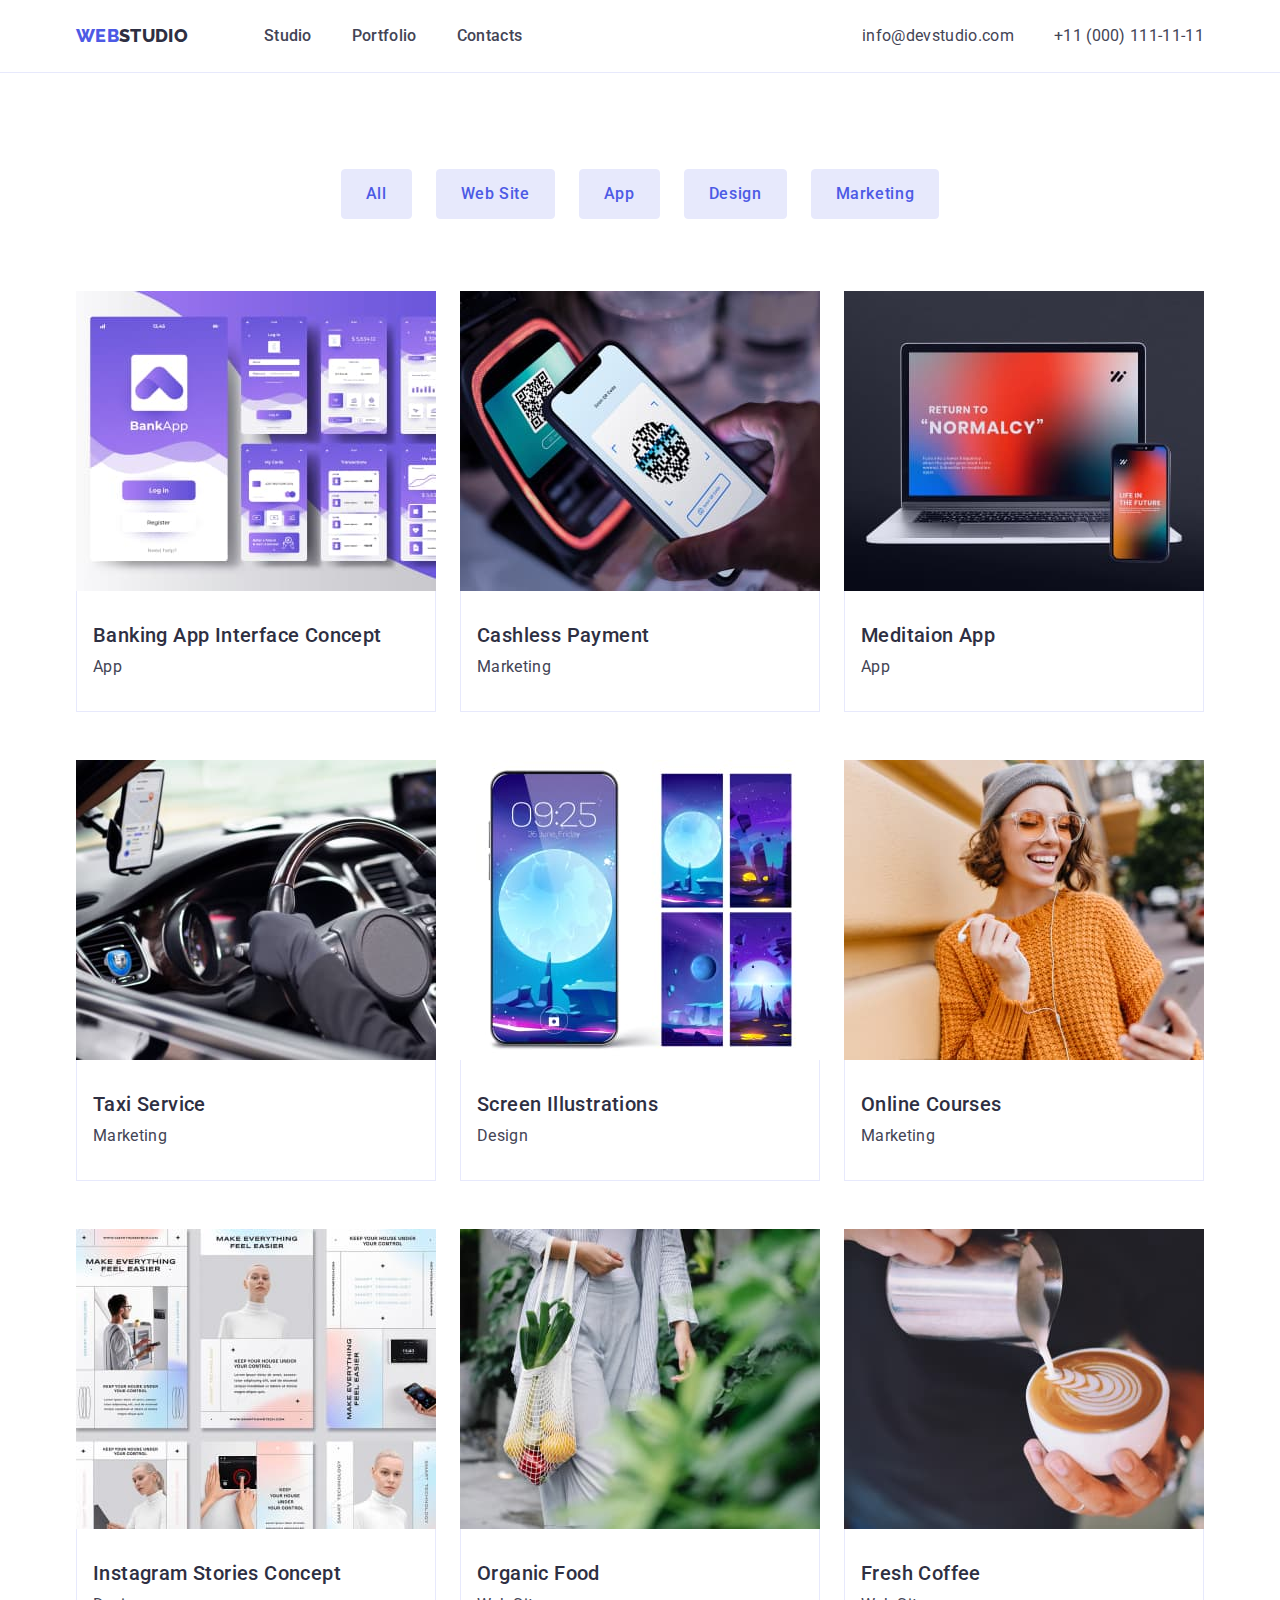
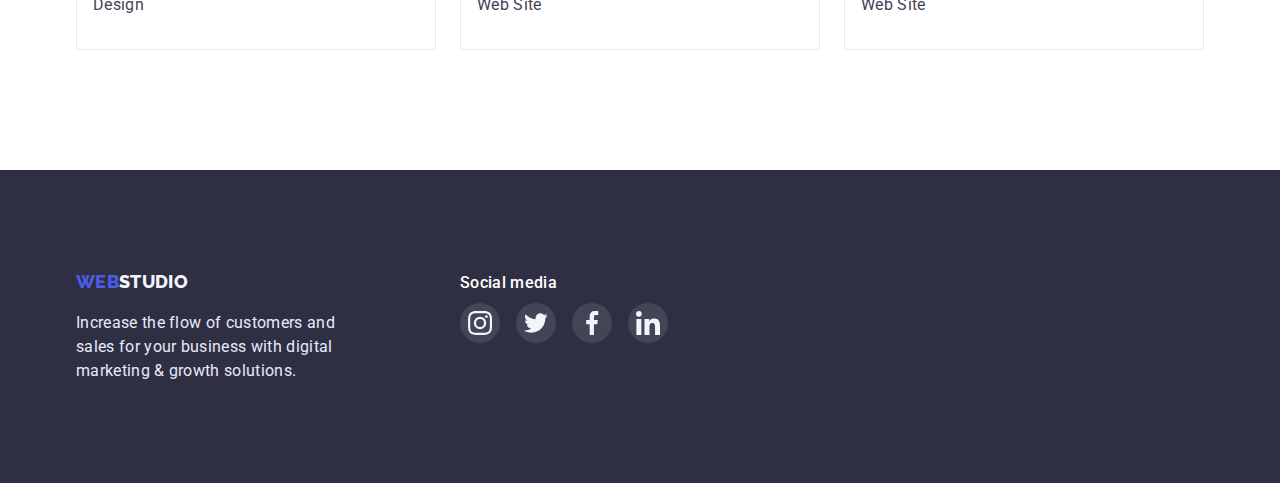
<file: portfolio.html>
<!DOCTYPE html>
<html lang="en">
  <head>
    <meta charset="UTF-8" />
    <meta http-equiv="X-UA-Compatible" content="IE=edge" />
    <meta name="viewport" content="width=device-width, initial-scale=1.0" />
    <title>Portfolio</title>
    <link
      rel="stylesheet"
      href="https://cdn.jsdelivr.net/npm/modern-normalize@1.1.0/modern-normalize.min.css"
    />
    <link rel="stylesheet" href="./css/styles.css" />
    <link rel="preconnect" href="https://fonts.googleapis.com" />
    <link rel="preconnect" href="https://fonts.gstatic.com" crossorigin />
    <link
      href="https://fonts.googleapis.com/css2?family=Raleway:wght@800&family=Roboto:wght@400;500;700;900&display=swap"
      rel="stylesheet"
    />
  </head>
  <body>
    <!-- шапка сайта -->
    <header class="page-header">
      <div class="container page-header-container">
        <nav class="page-nav">
          <a href="./index.html" class="logo">
            Web<span class="logo-second-color">Studio</span></a
          >
          <ul class="site-nav list">
            <li class="site-nav-item"><a href="./index.html">Studio</a></li>
            <li class="site-nav-item">
              <a href="./portfolio.html">Portfolio</a>
            </li>
            <li class="site-nav-item"><a href="">Contacts</a></li>
          </ul>
        </nav>
        <address class="page-address">
          <ul class="contacts list">
            <li class="contacts-item">
              <a href="mailto:info@devstudio.com">info@devstudio.com</a>
            </li>
            <li class="contacts-item">
              <a href="tel:+110001111111">+11 (000) 111-11-11</a>
            </li>
          </ul>
        </address>
      </div>
    </header>
    <!--Главный контент  -->
    <main>
      <!--  Фильтры-->
      <section class="container-filter">
        <div class="container">
          <h1 class="visually-hidden">Portfolio</h1>
          <ul class="list filter-button-list container-buttons">
            <li class="filter-button-item">
              <button class="filter-button" type="button">All</button>
            </li>
            <li class="filter-button-item">
              <button class="filter-button" type="button">Web Site</button>
            </li>
            <li class="filter-button-item">
              <button class="filter-button" type="button">App</button>
            </li>
            <li class="filter-button-item">
              <button class="filter-button" type="button">Design</button>
            </li>
            <li class="filter-button-item">
              <button class="filter-button" type="button">Marketing</button>
            </li>
          </ul>

          <!-- Элементы портфолио -->
          <h2 class="visually-hidden">Portfolio items</h2>
          <ul class="list list-cards">
            <li class="portfolio-item-card">
              <a class="portfolio-item-link" href="">
                <div class="portfolio-item-img">
                  <img src="./images/1img.jpg" alt="Banking app" width="360" />
                  <p class="overlay">
                    14 Stylish and User-Friendly App Design Concepts · Task
                    Manager App · Calorie Tracker App · Exotic Fruit Ecommerce
                    App · Cloud Storage App
                  </p>
                </div>

                <div class="portfolio-item-border">
                  <h3 class="item-title portfoilio-section-title">
                    Banking App Interface Concept
                  </h3>
                  <p class="section-item portfoilio-section-item">App</p>
                </div>
              </a>
            </li>
            <li class="portfolio-item-card">
              <a class="portfolio-item-link" href="">
                <div class="portfolio-item-img">
                  <img
                    src="./images/2img.jpg"
                    alt="Phone payment"
                    width="360"
                  />
                  <p class="overlay">
                    14 Stylish and User-Friendly App Design Concepts · Task
                    Manager App · Calorie Tracker App · Exotic Fruit Ecommerce
                    App · Cloud Storage App
                  </p>
                </div>

                <div class="portfolio-item-border">
                  <h3 class="item-title portfoilio-section-title">
                    Cashless Payment
                  </h3>
                  <p class="section-item portfoilio-section-item">Marketing</p>
                </div>
              </a>
            </li>
            <li class="portfolio-item-card">
              <a class="portfolio-item-link" href="">
                <div class="portfolio-item-img">
                  <img
                    src="./images/3img.jpg"
                    alt="Phone and laptop"
                    width="360"
                  />
                  <p class="overlay">
                    14 Stylish and User-Friendly App Design Concepts · Task
                    Manager App · Calorie Tracker App · Exotic Fruit Ecommerce
                    App · Cloud Storage App
                  </p>
                </div>

                <div class="portfolio-item-border">
                  <h3 class="item-title portfoilio-section-title">
                    Meditaion App
                  </h3>
                  <p class="section-item portfoilio-section-item">App</p>
                </div>
              </a>
            </li>
            <li class="portfolio-item-card">
              <a class="portfolio-item-link" href="">
                <div class="portfolio-item-img">
                  <img src="./images/4img.jpg" alt="Car wheel" width="360" />
                  <p class="overlay">
                    14 Stylish and User-Friendly App Design Concepts · Task
                    Manager App · Calorie Tracker App · Exotic Fruit Ecommerce
                    App · Cloud Storage App
                  </p>
                </div>

                <div class="portfolio-item-border">
                  <h3 class="item-title portfoilio-section-title">
                    Taxi Service
                  </h3>
                  <p class="section-item portfoilio-section-item">Marketing</p>
                </div>
              </a>
            </li>
            <li class="portfolio-item-card">
              <a class="portfolio-item-link" href="">
                <div class="portfolio-item-img">
                  <img
                    src="./images/5img.jpg"
                    alt="Phone and layouts of a background"
                    width="360"
                  />
                  <p class="overlay">
                    14 Stylish and User-Friendly App Design Concepts · Task
                    Manager App · Calorie Tracker App · Exotic Fruit Ecommerce
                    App · Cloud Storage App
                  </p>
                </div>

                <div class="portfolio-item-border">
                  <h3 class="item-title portfoilio-section-title">
                    Screen Illustrations
                  </h3>
                  <p class="section-item portfoilio-section-item">Design</p>
                </div>
              </a>
            </li>
            <li class="portfolio-item-card">
              <a class="portfolio-item-link" href="">
                <div class="portfolio-item-img">
                  <img
                    src="./images/6img.jpg"
                    alt="Smiling girl with a phone"
                    width="360"
                  />
                  <p class="overlay">
                    14 Stylish and User-Friendly App Design Concepts · Task
                    Manager App · Calorie Tracker App · Exotic Fruit Ecommerce
                    App · Cloud Storage App
                  </p>
                </div>

                <div class="portfolio-item-border">
                  <h3 class="item-title portfoilio-section-title">
                    Online Courses
                  </h3>
                  <p class="section-item portfoilio-section-item">Marketing</p>
                </div>
              </a>
            </li>
            <li class="portfolio-item-card">
              <a class="portfolio-item-link" href="">
                <div class="portfolio-item-img">
                  <img
                    src="./images/7img.jpg"
                    alt="Layouts of instagram stories"
                    width="360"
                  />
                  <p class="overlay">
                    14 Stylish and User-Friendly App Design Concepts · Task
                    Manager App · Calorie Tracker App · Exotic Fruit Ecommerce
                    App · Cloud Storage App
                  </p>
                </div>

                <div class="portfolio-item-border">
                  <h3 class="item-title portfoilio-section-title">
                    Instagram Stories Concept
                  </h3>
                  <p class="section-item portfoilio-section-item">Design</p>
                </div>
              </a>
            </li>
            <li class="portfolio-item-card">
              <a class="portfolio-item-link" href="">
                <div class="portfolio-item-img">
                  <img
                    src="./images/8img.jpg"
                    alt="Bag with vegetables"
                    width="360"
                  />
                  <p class="overlay">
                    14 Stylish and User-Friendly App Design Concepts · Task
                    Manager App · Calorie Tracker App · Exotic Fruit Ecommerce
                    App · Cloud Storage App
                  </p>
                </div>

                <div class="portfolio-item-border">
                  <h3 class="item-title portfoilio-section-title">
                    Organic Food
                  </h3>
                  <p class="section-item portfoilio-section-item">Web Site</p>
                </div>
              </a>
            </li>
            <li class="portfolio-item-card">
              <a class="portfolio-item-link" href="">
                <div class="portfolio-item-img">
                  <img
                    src="./images/9img.jpg"
                    alt="Barista making a coffee"
                    width="360"
                  />
                  <p class="overlay">
                    14 Stylish and User-Friendly App Design Concepts · Task
                    Manager App · Calorie Tracker App · Exotic Fruit Ecommerce
                    App · Cloud Storage App
                  </p>
                </div>

                <div class="portfolio-item-border">
                  <h3 class="item-title portfoilio-section-title">
                    Fresh Coffee
                  </h3>
                  <p class="section-item portfoilio-section-item">Web Site</p>
                </div>
              </a>
            </li>
          </ul>
        </div>
      </section>
    </main>
    <footer class="page-footer container-footer">
      <div class="container footer-full-flex">
        <div class="footer-logo-block">
          <a href="./index.html" class="logo logo-footer">
            Web<span class="logo-third-color">Studio</span>
          </a>
          <p class="footer-item">
            Increase the flow of customers and sales for your business with
            digital marketing & growth solutions.
          </p>
        </div>
        <div class="footer-social-media-block">
          <p class="footer-social-media-text">Social media</p>
          <ul class="list footer-social-media-list">
            <li>
              <a href="" class="footer-social-list-link">
                <svg class="social-media-icon" width="24px" height="24px">
                  <use href="./images/sprite.svg#icon-instagram"></use>
                </svg>
              </a>
            </li>
            <li>
              <a href="" class="footer-social-list-link">
                <svg class="social-media-icon" width="24px" height="24px">
                  <use href="./images/sprite.svg#icon-twitter"></use>
                </svg>
              </a>
            </li>
            <li>
              <a href="" class="footer-social-list-link">
                <svg class="social-media-icon" width="24px" height="24px">
                  <use href="./images/sprite.svg#icon-facebook"></use>
                </svg>
              </a>
            </li>
            <li>
              <a href="" class="footer-social-list-link">
                <svg class="social-media-icon" width="24px" height="24px">
                  <use href="./images/sprite.svg#icon-linkedin"></use>
                </svg>
              </a>
            </li>
          </ul>
        </div>
      </div>
    </footer>
  </body>
</html>
</file>
<file: css/styles.css>
/* 
COLORS
ФОН
Фон шапкі #FFFFFF
Основной фон светлый  #E5E5E5 
Фон героя #2E2F42
Фон секции НАША КОМАНДА #F4F4FD
Фон футера #2E2F42

Цвета шрифтов
Цвет веб #4D5AE5
Цвет студио #2E2F42

Цвет шапки и заголовков #2E2F42
Цвет основного текста абзацев #434455

Цвет текста в футере #E7E9FC

*/
:root {
  --main-background-color: #ffffff;
  --our-team-background-color: #f4f4fd;
  --hero-background-color: #2e2f42;
  --footer-background-color: #2e2f42;
  --logo-first-color: #4d5ae5;
  --logo-footer-second-color: #f4f4fd;
  --logo-second-color: #2e2f42;
  --side-nav-color: #2e2f42;
  --side-nav-active-color: #404bbf;
  --contacts-color: #434455;
  --contacts-active-color: #404bbf;
  --hero-title-color: #ffffff;
  --hero-button-background-color: #4d5ae5;
  --hero-button-active-background-color: #404bbf;
  --title-color: #2e2f42;
  --main-color: #434455;
  --footer-text-color: #e7e9fc;
  --footer-active-color: #31D0AA;
  --fiter-background-color: #e7e9fc;
  --fiter-background-active-color: #404bbf;
  --filter-color: #4d5ae5;
  --filter-active-color: #ffffff;
  --icons-fill-color: #8E8F99;
}

h1, h2, h3, h4, p {

  margin-top: 0;
  margin-bottom: 0;
}

ul, ol{
  margin-top: 0;
  margin-bottom: 0;
  padding-left: 0;
}

img{
  display: block;
  max-width: 100%;
}

.list {
  list-style: none;
}

body {
  background-color: var(--main-background-color);
  color: var(--main-color);
  font-family: "Roboto", sans-serif;
  font-size: 16px;
  line-height: 1.5;
  letter-spacing: 0.02em;
}
/* ======================КОНТЕЙНЕР ОБЩИЙ============================ */
.container {
  width: 1158px;
  margin-left: auto;
  margin-right: auto;
  padding-left: 15px;
  padding-right: 15px;
}

/* ======================HEADER============================ */

.page-header{
padding-top: 24px;
  padding-bottom: 24px;
  border-bottom: 1px solid var(--fiter-background-color);
}
.page-header-container{
  display: flex;
  align-items: center;
}

/* Логотип */
.logo {
  color: var(--logo-first-color);
  text-decoration: none;
  font-family: "Raleway", sans-serif;
  font-weight: 800;
  font-size: 18px;
  line-height: 1.3;
  text-transform: uppercase;
margin-right: 76px;
}

.logo-second-color {
  color: var(--logo-second-color);
}

.logo-third-color {
  color: var(--logo-footer-second-color);
}

/* ============================Site-nav навигация======================*/
.page-nav{
  display: flex;
  align-items: center;
}
.site-nav{
  display: flex;
}

.site-nav-item:not(:last-child){
margin-right: 40px;

}
.site-nav a {
  color: var(--side-nav-color);
  text-decoration: none;
  font-weight: 500;
  font-size: 16px;
  line-height: 1.5;
  transition: color 250ms cubic-bezier(0.4, 0, 0.2, 1);
}

.site-nav a:active {
  color: var(--side-nav-active-color);
}

.site-nav a:hover {
  color: var(--contacts-active-color);
}

.site-nav a:focus {
  color: var(--contacts-active-color);
}

.site-nav-item{
  position: relative;
  transition: color 250ms cubic-bezier(0.4, 0, 0.2, 1);
}

.site-nav-item::after{
  position: absolute;
  bottom: -1px;
  left: 0;
  display: block;
  width: 100%;
height: 4px;
border-radius: 2px;
background-color: var(--fiter-background-active-color);
content: '';
margin: 0 auto;
transform: translateY(24px);
opacity: 0;
transition: opacity 250ms cubic-bezier(0.4, 0, 0.2, 1);
}

.site-nav-item:hover::after{
  opacity: 1;
}


.page-address{
  margin-left: auto;
  font-style: normal;
}
.contacts{
  display: flex;
  align-items: center;
}

.contacts-item:not(:last-child){
  margin-right: 40px;
}

.contacts a {
  color: var(--contacts-color);
  text-decoration: none
  font-style: normal;
  transition: color 250ms cubic-bezier(0.4, 0, 0.2, 1)
}
.contacts a:hover {
  color: var(--contacts-active-color);
}

.contacts a:focus {
  color: var(--contacts-active-color);
}

/* ======================/ HEADER============================ */



/*============================ Герой =========================*/
.hero {
  padding-top: 188px;
  padding-bottom: 188px;
  background-image: linear-gradient(rgba(46, 47, 66, 0.7), rgba(46, 47, 66, 0.7)), url(../images/hero/bg.jpg);
  max-width: 1440px;
  background-size: cover;
  background-repeat: no-repeat;
  margin-left: auto;
  margin-right: auto;
  background-color: var(--hero-background-color);

}
.hero-title {
  margin-bottom: 48px;
  color: var(--hero-title-color);
  font-weight: 700;
  font-size: 56px;
  line-height: 1.07;
  text-align: center;
  letter-spacing: 0.02em;
  width: 496px;
  margin-left: auto;
  margin-right: auto;
}
.hero-button {
display: block;
margin-left: auto;
margin-right: auto;
box-shadow: 0px 4px 4px rgba(0, 0, 0, 0.15);
border-radius: 4px;
padding: 16px 32px;
border: none;
  background-color: var(--hero-button-background-color);
  color: var(--hero-title-color);
  font-family: inherit;
  font-size: 16px;
  font-weight: 500;
  line-height: 1.5;
  letter-spacing: 0.04em;
  cursor: pointer;
  transition: background-color 250ms cubic-bezier(0.4, 0, 0.2, 1);
}
.hero-button:hover {
  background-color: var(--hero-button-active-background-color);
}

.hero-button:focus {
  background-color: var(--hero-button-active-background-color);
}
/* =========================Преымущества======================= */

.advantages-box{
  width: 264px;
height: 112px;
margin-bottom: 8px;
background: #F4F4FD;
border-radius: 4px;
/* padding-right: 100px;
padding-left: 100px;
padding-bottom: 24px;
padding-top: 24px; */
display: flex;
justify-content: center;
align-items: center;
}

.advantages-list{
  display: flex;
}

.advantages-list-item:not(:last-child){margin-right: 24px;}

.container-advantages{
  padding-top: 120px;
  padding-bottom: 120px;
}

.advantages-list-item > .item-title{
  margin-bottom: 8px;
}

/* стиль для H3 */
.item-title {
  color: var(--title-color);
  font-weight: 500;
  font-size: 20px;
  line-height: 1.2;
  letter-spacing: 0.02em;
}
/* стиль для p */
.section-item a {
  color: var(--main-color);
}
/*================================= Что мы делаем секция ==============================*/
.works-list{
  display: flex;
}

.work-list-item:not(:last-child){
  margin-right: 24px;
}

.work-list-item{
  background: linear-gradient(0deg, rgba(77, 90, 229, 0.1), rgba(77, 90, 229, 0.1)), url(2368.jpg);
background-blend-mode: soft-light, normal;
border: 1px solid var(--fiter-background-color);
}

.container-work{
  padding-bottom: 120px;
}

/* стиль для H2 */
.section-title {
margin-bottom: 72px;

  color: var(--title-color);
  font-weight: 700;
  font-size: 36px;
  line-height: 1.1;
  text-align: center;
  letter-spacing: 0.02em;
  text-transform: capitalize;
}

/* ==============================Наша команда секция======================= */
.team-section {
  background-color: var(--our-team-background-color);
  
}

.item-title-team{
  margin-top: 32px;
  margin-bottom: 8px;
}

.team-list{
  display: flex;
}

.team-list-item:not(:last-child){
  margin-right: 24px;
}

.team-container{
  padding-top: 120px;
  padding-bottom: 120px;
}

.team-list-item{
  flex-basis: calc((100% - 72px) / 4);
  text-align: center;
  padding-bottom: 32px;
  background-color: var(--main-background-color);
  box-shadow: 0px 1px 6px rgba(46, 47, 66, 0.08), 0px 1px 1px rgba(46, 47, 66, 0.16), 0px 2px 1px rgba(46, 47, 66, 0.08);
border-radius: 0px 0px 4px 4px;
}

.social-list-link{
  width: 40px;
  height: 40px;
  display: flex;
  border-radius: 50%;
  background-color: var(--hero-button-background-color);
  justify-content: center;
  align-items: center;
  transition: background-color 250ms cubic-bezier(0.4, 0, 0.2, 1);
}

.social-list-link:hover,
.social-list-link:focus{
  background-color: var(--fiter-background-active-color);
}

.social-list{
  display: flex;
  justify-content: center;
  gap: 24px;
  margin-top: 8px;
}

.social-media-icon{
  fill: #F4F4FD;
}

/* ===========================КЛИЕНТЫ================== */

.customers-container
{
  padding-top: 130px;
  padding-bottom: 120px;
}

.customer-list{
  display: flex;
  gap: 24px;
}

.customer-list-item > .customer-link{
width: 168px;
height: 88px;
border: 1px solid var(--icons-fill-color);
fill: var(--icons-fill-color);
border-radius: 4px;
display: flex;
justify-content: center;
align-items: center;
transition: fill 250ms cubic-bezier(0.4, 0, 0.2, 1);
}


.customer-icon{
  fill: var(--icons-fill-color);
}


.customer-list-item > .customer-link:hover .customer-icon,
.customer-list-item > .customer-link:focus .customer-icon{
fill: var(--fiter-background-active-color);
}


.customer-list-item > .customer-link:hover,
.customer-list-item > .customer-link:focus{
border: 1px solid var(--fiter-background-active-color);
}


/* ==================================ФУТЕР========================= */
.page-footer {
  background-color: var(--footer-background-color);
  color: var(--footer-text-color);
}

.container-footer{
padding-top: 100px;
padding-bottom: 100px;

}

.footer-full-flex{
  display: flex;
  align-items: baseline;
}

.logo-footer{
  margin-right: 0;
}

.footer-social-media-list{
  margin-top: 16px;
}

.footer-item{
  width: 264px;
  margin-top: 16px;
}

.footer-social-media-text{
font-weight: 500;
letter-spacing: 0.02em;
color: var(--filter-active-color);
}

.footer-social-media-block{
  margin-left: 120px;
}



.footer-social-list-link{
  width: 40px;
  height: 40px;
  display: flex;
  border-radius: 50%;
  background-color: rgba(255, 255, 255, 0.1);;
  justify-content: center;
  align-items: center;
  transition: background-color 250ms cubic-bezier(0.4, 0, 0.2, 1);
}

.footer-social-list-link:hover,
.footer-social-list-link:focus{
  background-color: var(--footer-active-color);
}

.footer-social-media-list{
  display: flex;
  justify-content: center;
  gap: 16px;
  margin-top: 8px;
}



/* Страница ПОРТФОЛИО + унаследование своqств цвета для p которые лежат в ссылках s*/
.list a {
  text-decoration: none;
  color: inherit;
}

/* Фильтры для портфолио */
/* КНОПКИ*/

.filter-button-list{
  display: flex;
  justify-content: center;
}

.list-cards{
  display: flex;
  flex-wrap: wrap;
  row-gap: 48px;
  column-gap: 24px;

}

.portfolio-item-card{
  flex-basis: calc((100% - 48px) / 3);
}

.portfolio-item-link:hover .portfolio-item-border,
.portfolio-item-link:focus .portfolio-item-border{
  box-shadow: 0px 1px 6px rgba(46, 47, 66, 0.08), 0px 1px 1px rgba(46, 47, 66, 0.16), 0px 2px 1px rgba(46, 47, 66, 0.08);
}

.portfolio-item-link{
  display: block;
}

.portfolio-item-img{
 position: relative;
 overflow: hidden;
}

.portfolio-item-border{
  border-bottom: 1px solid var(--fiter-background-color);
  border-left: 1px solid var(--fiter-background-color);
  border-right: 1px solid var(--fiter-background-color);
  padding-top: 32px;
  padding-bottom: 32px;
padding-left: 16px;
transition: box-shadow 250ms cubic-bezier(0.4, 0, 0.2, 1)
}

.portfoilio-section-title{
  margin-bottom: 8px;
}


.container-buttons{
  margin-bottom: 72px;
}

.container-filter{
  padding-top: 96px;
  padding-bottom: 120px;
}

.filter-button-item:not(:last-child){
    margin-right: 24px;
}

.filter-button {
  padding: 12px 24px;
  border: 1px solid var(--fiter-background-color);
border-radius: 4px;
  background-color: var(--fiter-background-color);
  color: var(--filter-color);
  cursor: pointer;
  font-family: inherit;
  font-weight: 500;
  font-size: 16px;
  line-height: 1.5;
  /* identical to box height, or 150% */
  letter-spacing: 0.04em;
  transition: background-color 250ms cubic-bezier(0.4, 0, 0.2, 1),
  color 250ms cubic-bezier(0.4, 0, 0.2, 1), box-shadow 250ms cubic-bezier(0.4, 0, 0.2, 1);
}

.filter-button:hover {
  background-color: var(--fiter-background-active-color);
  color: var(--filter-active-color);
  box-shadow: 0px 3px 1px rgba(0, 0, 0, 0.1), 0px 2px 1px rgba(0, 0, 0, 0.08), 0px 2px 2px rgba(0, 0, 0, 0.12);
}

.filter-button:focus {
  background-color: var(--fiter-background-active-color);
  color: var(--filter-active-color);
  box-shadow: 0px 3px 1px rgba(0, 0, 0, 0.1), 0px 2px 1px rgba(0, 0, 0, 0.08), 0px 2px 2px rgba(0, 0, 0, 0.12);
}

/* ================================ОВЕРЛЕЙ=========================== */
.overlay{
  position:absolute;
  left: 0;
  top: 0;
  width: 100%;
  height: 100%;
  overflow-y: scroll;
  transform: translate(0, 100%);
  transition: transform 250ms cubic-bezier(0.4, 0, 0.2, 1);
letter-spacing: 0.02em;
color: var(--our-team-background-color);
background-color: var(--filter-color);
padding-top: 40px;
padding-left: 32px;
padding-right: 32px;
padding-bottom: 40px;
}

.portfolio-item-link:hover .overlay,
.portfolio-item-link:focus .overlay{
  transform: translate(0, 0);
}

/* Скрытые заголовки */

.visually-hidden {
  position: absolute;
  width: 1px;
  height: 1px;
  margin: -1px;
  border: 0;
  padding: 0;

  white-space: nowrap;
  clip-path: inset(100%);
  clip: rect(0 0 0 0);
  overflow: hidden;
}
/* ============================МОДАЛЬНОЕ ОКНО======================== */

.backdrop{
  position: fixed;
  top: 0;
  left: 0;
  width: 100%;
  height: 100%;
  background: rgba(46, 47, 66, 0.4);
  z-index: 100;
  transition: opacity 250ms cubic-bezier(0.4, 0, 0.2, 1), visibility 250ms cubic-bezier(0.4, 0, 0.2, 1), transform 250ms cubic-bezier(0.4, 0, 0.2, 1);
}

.modal{
  position: absolute;
  left: 50%;
  top: 50%;
  transform: translate(-50%, -50%);
  width: 408px;
  height: 576px;
  background: var(--main-background-color);
  box-shadow: 0px 1px 1px rgba(0, 0, 0, 0.14), 0px 1px 3px rgba(0, 0, 0, 0.12),
    0px 2px 1px rgba(0, 0, 0, 0.2);
  border-radius: 4px;
  
}

.modal-close-btn{
  position: absolute;
  top: 23px;
  right: 24px;
  width: 24px;
  height: 24px;
  border-radius: 50%;
  background-color: transparent;
border: 1px solid rgba(46, 47, 66, 0.1);
padding: 0;
display: flex;
justify-content: center;
align-items: center;
cursor: pointer;
transition: background-color 250ms cubic-bezier(0.4, 0, 0.2, 1);
}

.modal-close-icon{
  fill: #2E2F42;
}

.modal-close-btn:hover,
.modal-close-btn:focus{
  background-color: var(--fiter-background-active-color);
}
.modal-close-btn:hover .modal-close-icon,
.modal-close-btn:focus .modal-close-icon{
  fill: var(--filter-active-color);
}

.modal-close-icon{
transition: fill 250ms cubic-bezier(0.4, 0, 0.2, 1);
}

.backdrop.is-hidden{
  opacity: 0;
  visibility: hidden;
  pointer-events: none;
  transform: scale(2);
}
</file>
